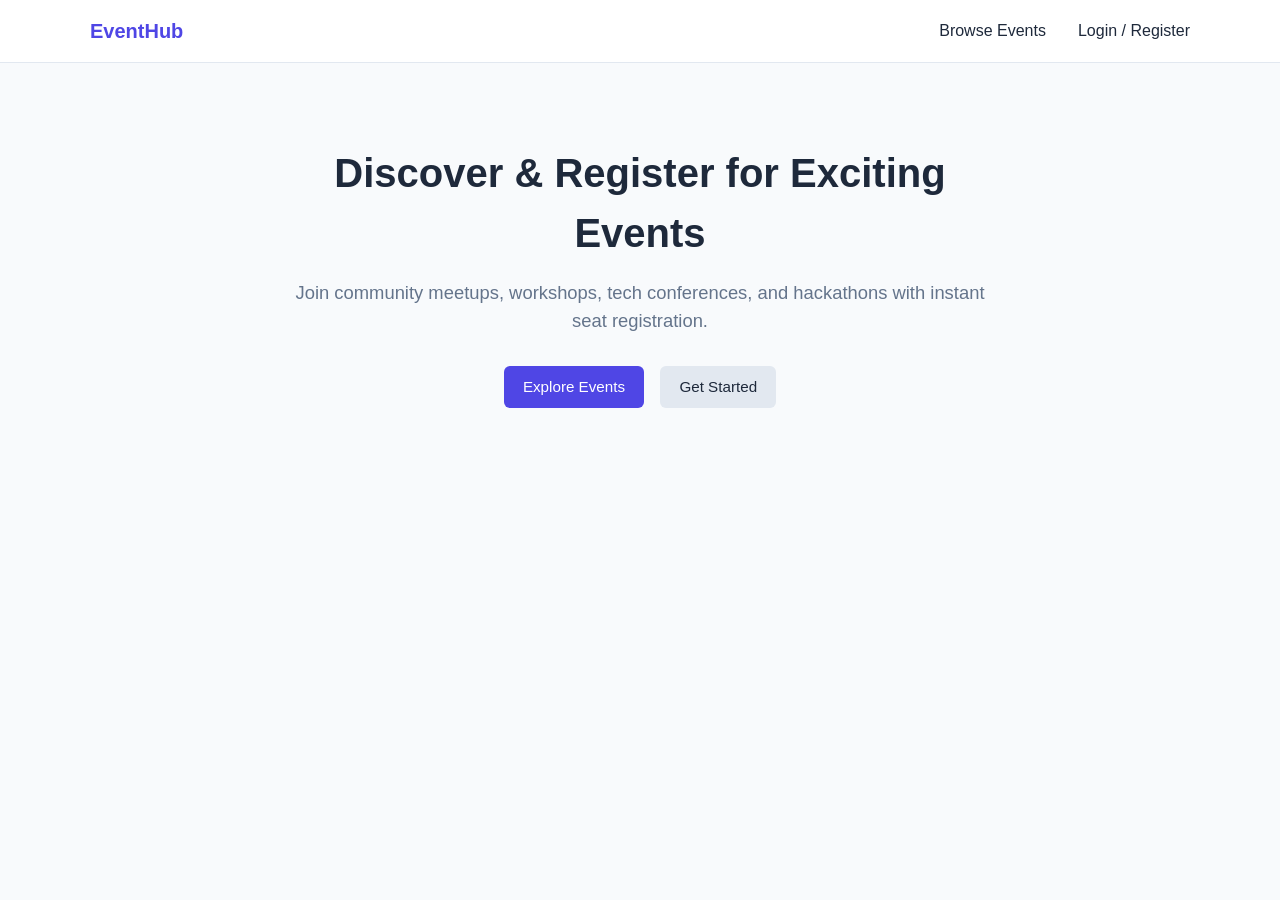
<file: frontend/index.html>
<!DOCTYPE html>
<html lang="en">
<head>
    <meta charset="UTF-8">
    <meta name="viewport" content="width=device-width, initial-scale=1.0">
    <title>EventHub - Event Registration Portal</title>
    <link rel="stylesheet" href="style.css">
</head>
<body>
    <nav class="navbar">
        <div class="nav-container">
            <a href="index.html" class="logo">EventHub</a>
            <div class="nav-links" id="nav-links">
                <a href="events.html">Browse Events</a>
                <a href="admin.html" id="nav-admin-link" style="display: none;">Admin Dashboard</a>
                <span id="user-display"></span>
                <a href="login.html" id="nav-login-btn">Login / Register</a>
                <button id="logout-btn" class="btn btn-sm btn-outline" style="display: none;">Logout</button>
            </div>
        </div>
    </nav>

    <main class="hero">
        <div class="hero-content">
            <h1>Discover & Register for Exciting Events</h1>
            <p>Join community meetups, workshops, tech conferences, and hackathons with instant seat registration.</p>
            <div class="hero-actions">
                <a href="events.html" class="btn btn-primary">Explore Events</a>
                <a href="login.html" class="btn btn-secondary">Get Started</a>
            </div>
        </div>
    </main>

    <script src="script.js"></script>
</body>
</html>
</file>
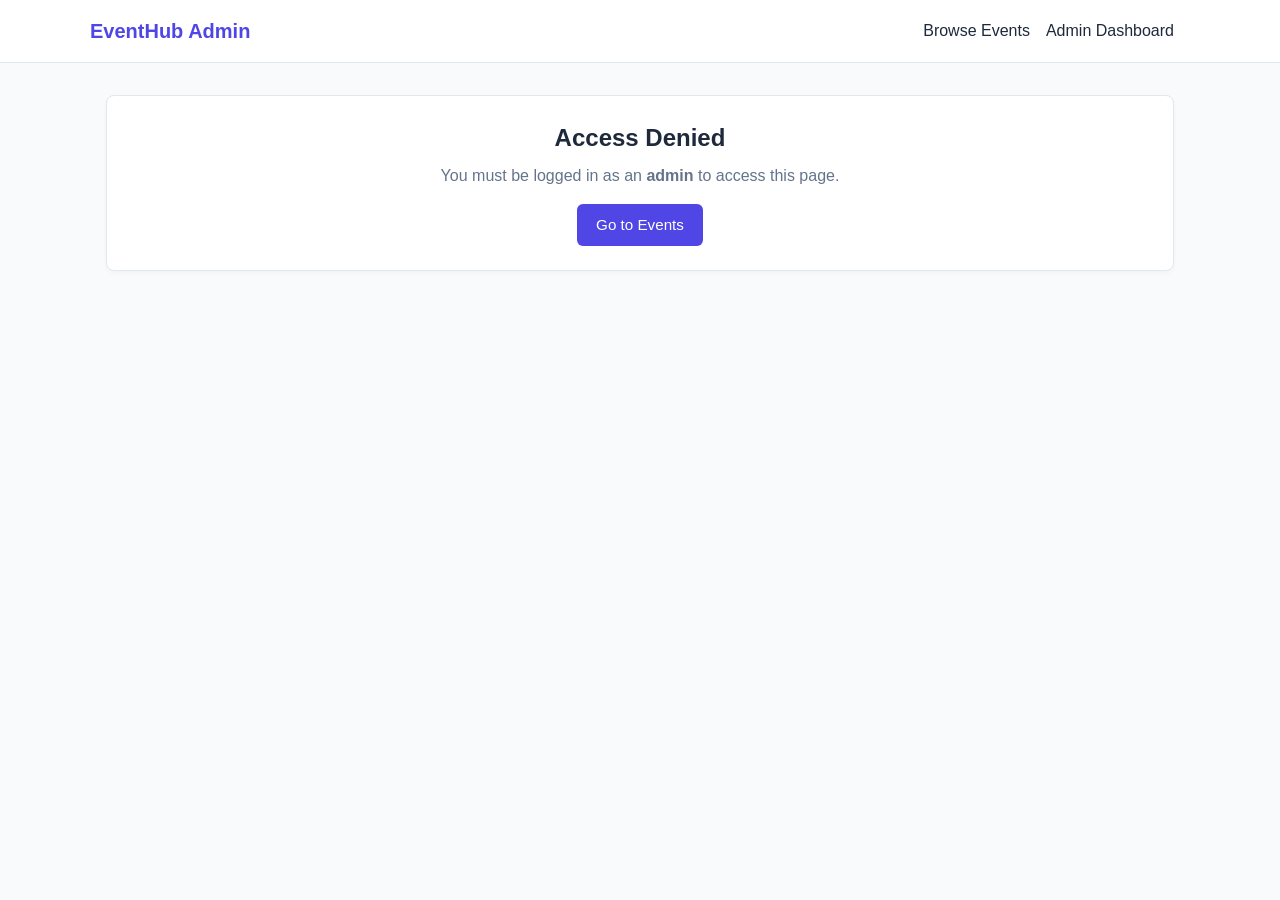
<file: frontend/admin.html>
<!DOCTYPE html>
<html lang="en">
<head>
    <meta charset="UTF-8">
    <meta name="viewport" content="width=device-width, initial-scale=1.0">
    <title>Admin Dashboard - EventHub</title>
    <link rel="stylesheet" href="style.css">
</head>
<body>
    <nav class="navbar">
        <div class="nav-container">
            <a href="index.html" class="logo">EventHub Admin</a>
            <div class="nav-links" id="nav-links">
                <a href="events.html">Browse Events</a>
                <a href="admin.html" class="active">Admin Dashboard</a>
                <span id="user-display"></span>
                <button id="logout-btn" class="btn btn-sm btn-outline">Logout</button>
            </div>
        </div>
    </nav>

    <div class="container main-content">
        <!-- Access Denied Message (shown to non-admins) -->
        <div id="admin-access-denied" class="card" style="display: none; text-align: center; margin-top: 2rem;">
            <h2>Access Denied</h2>
            <p style="color: var(--text-muted); margin-top: 0.5rem;">You must be logged in as an <strong>admin</strong> to access this page.</p>
            <a href="events.html" class="btn btn-primary" style="margin-top: 1rem;">Go to Events</a>
        </div>

        <!-- Admin Content (shown to admins only) -->
        <div id="admin-content" style="display: none;">
            <div id="admin-message" class="message-box" style="display: none;"></div>

            <!-- Create Event Card -->
            <section class="card" style="margin-bottom: 2rem;">
                <h3>Create New Event</h3>
                <form id="create-event-form" style="margin-top: 1rem;">
                    <div style="display: grid; grid-template-columns: 1fr 1fr; gap: 1rem;">
                        <div class="form-group">
                            <label for="event-title">Event Title</label>
                            <input type="text" id="event-title" required placeholder="e.g. Python Workshop">
                        </div>
                        <div class="form-group">
                            <label for="event-date">Date</label>
                            <input type="date" id="event-date" required>
                        </div>
                    </div>

                    <div style="display: grid; grid-template-columns: 1fr 1fr; gap: 1rem;">
                        <div class="form-group">
                            <label for="event-location">Location</label>
                            <input type="text" id="event-location" required placeholder="e.g. Auditorium A">
                        </div>
                        <div class="form-group">
                            <label for="event-capacity">Capacity</label>
                            <input type="number" id="event-capacity" required min="1" placeholder="e.g. 50">
                        </div>
                    </div>

                    <div class="form-group">
                        <label for="event-desc">Description</label>
                        <textarea id="event-desc" rows="2" placeholder="Brief event description"></textarea>
                    </div>

                    <button type="submit" class="btn btn-primary">+ Create Event</button>
                </form>
            </section>

            <!-- Managed Events Table -->
            <section class="card">
                <h3>Managed Events</h3>
                <div class="table-responsive">
                    <table class="table" id="admin-events-table">
                        <thead>
                            <tr>
                                <th>ID</th>
                                <th>Title</th>
                                <th>Date</th>
                                <th>Location</th>
                                <th>Capacity</th>
                                <th>Registered</th>
                                <th>Actions</th>
                            </tr>
                        </thead>
                        <tbody id="admin-events-body">
                            <tr><td colspan="7">Loading events...</td></tr>
                        </tbody>
                    </table>
                </div>
            </section>
        </div>
    </div>

    <script src="script.js"></script>
</body>
</html>
</file>
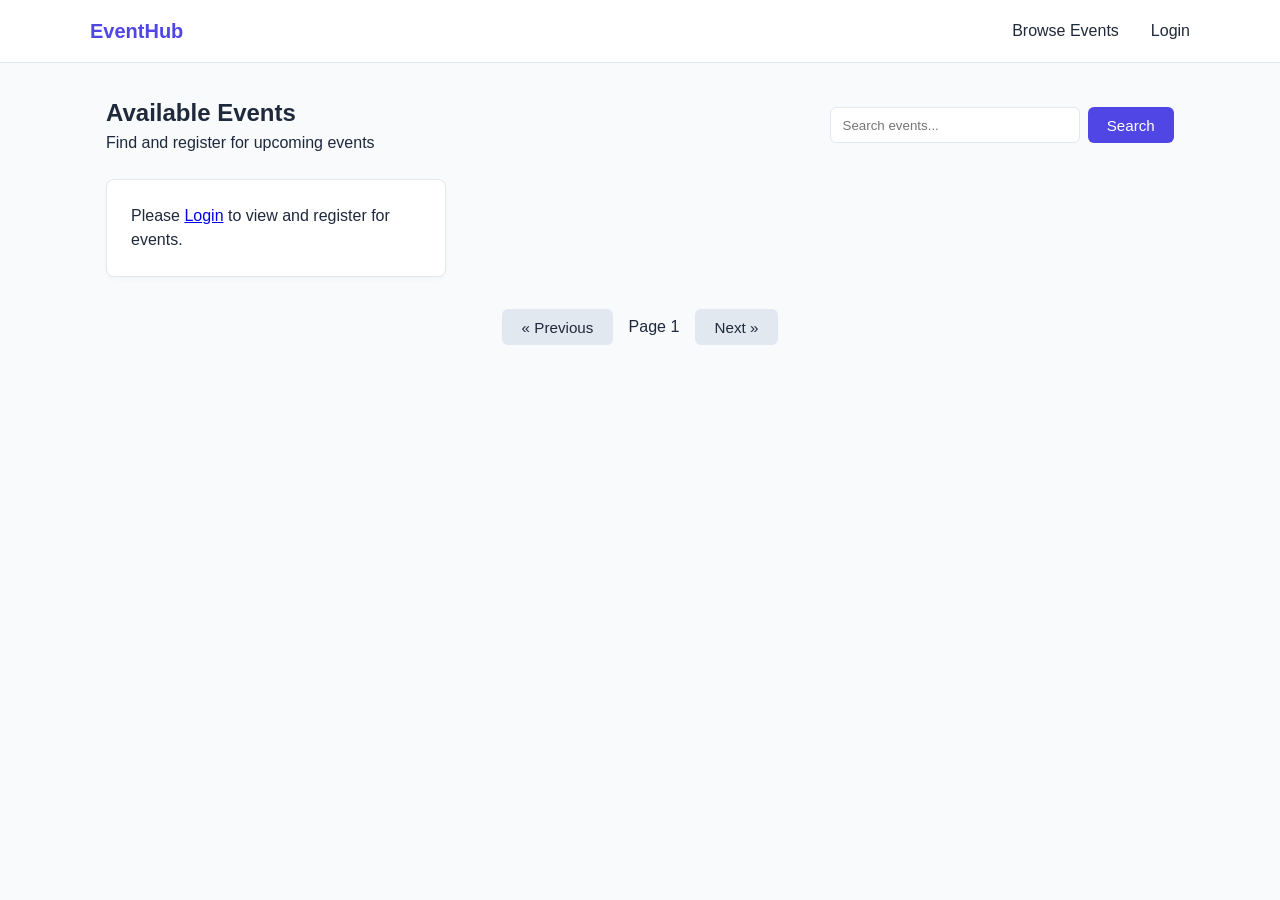
<file: frontend/events.html>
<!DOCTYPE html>
<html lang="en">
<head>
    <meta charset="UTF-8">
    <meta name="viewport" content="width=device-width, initial-scale=1.0">
    <title>Browse Events - EventHub</title>
    <link rel="stylesheet" href="style.css">
</head>
<body>
    <nav class="navbar">
        <div class="nav-container">
            <a href="index.html" class="logo">EventHub</a>
            <div class="nav-links" id="nav-links">
                <a href="events.html" class="active">Browse Events</a>
                <a href="admin.html" id="nav-admin-link" style="display: none;">Admin Dashboard</a>
                <span id="user-display"></span>
                <a href="login.html" id="nav-login-btn">Login</a>
                <button id="logout-btn" class="btn btn-sm btn-outline" style="display: none;">Logout</button>
            </div>
        </div>
    </nav>

    <div class="container main-content">
        <header class="section-header">
            <div>
                <h2>Available Events</h2>
                <p>Find and register for upcoming events</p>
            </div>
            <div class="search-bar">
                <input type="text" id="search-input" placeholder="Search events...">
                <button id="search-btn" class="btn btn-primary">Search</button>
            </div>
        </header>

        <div id="event-message" class="message-box" style="display: none;"></div>

        <div id="events-grid" class="events-grid">
            <p class="loading-text">Loading events...</p>
        </div>

        <div class="pagination" id="pagination-controls">
            <button id="prev-page-btn" class="btn btn-secondary" disabled>&laquo; Previous</button>
            <span id="page-indicator">Page 1</span>
            <button id="next-page-btn" class="btn btn-secondary" disabled>Next &raquo;</button>
        </div>
    </div>

    <script src="script.js"></script>
</body>
</html>
</file>
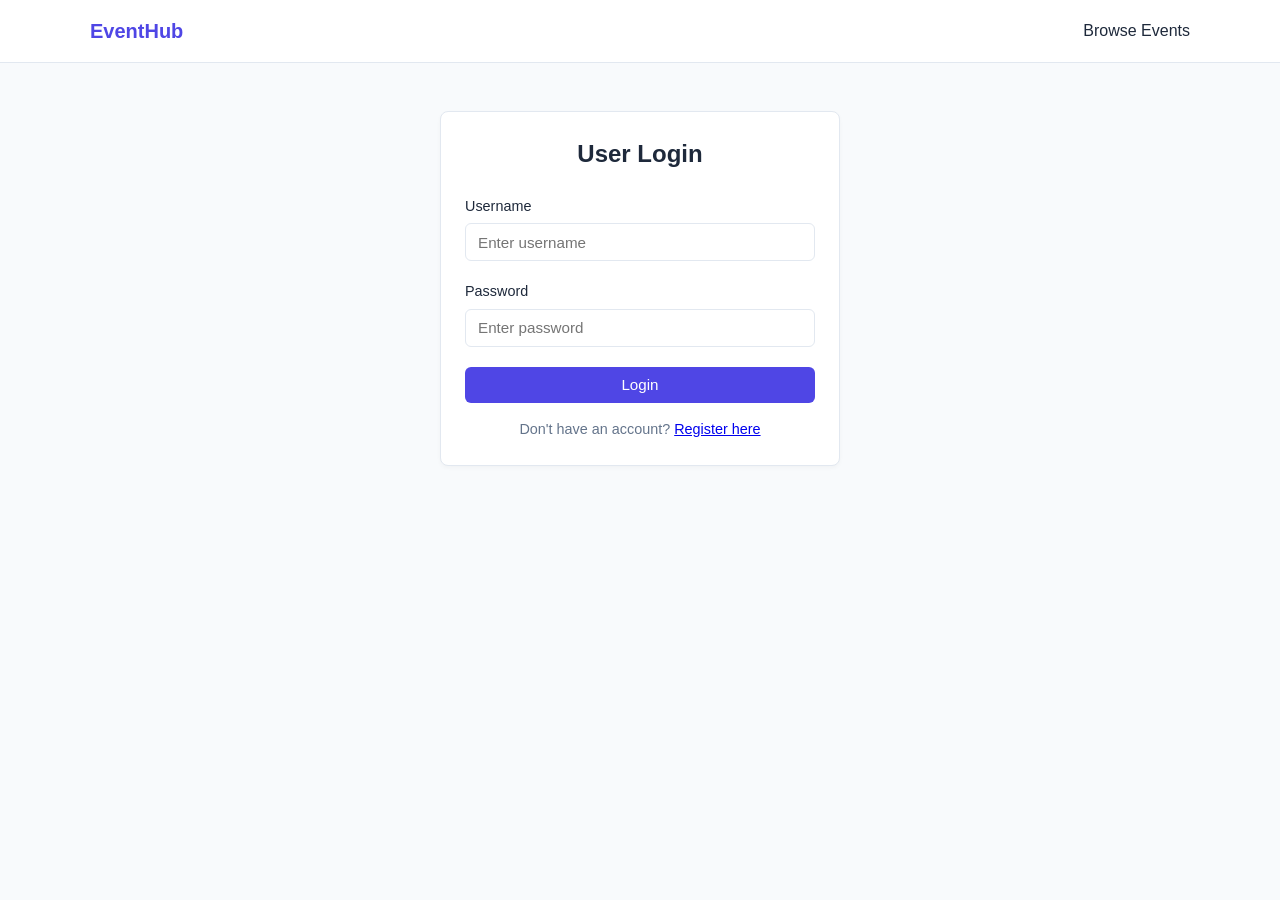
<file: frontend/login.html>
<!DOCTYPE html>
<html lang="en">
<head>
    <meta charset="UTF-8">
    <meta name="viewport" content="width=device-width, initial-scale=1.0">
    <title>Login & Register - EventHub</title>
    <link rel="stylesheet" href="style.css">
</head>
<body>
    <nav class="navbar">
        <div class="nav-container">
            <a href="index.html" class="logo">EventHub</a>
            <div class="nav-links">
                <a href="events.html">Browse Events</a>
            </div>
        </div>
    </nav>

    <div class="container auth-container">
        <!-- Login Form -->
        <div class="card auth-card" id="login-box">
            <h2>User Login</h2>
            <div id="login-message" class="message-box" style="display: none;"></div>
            <form id="login-form">
                <div class="form-group">
                    <label for="login-username">Username</label>
                    <input type="text" id="login-username" required placeholder="Enter username">
                </div>
                <div class="form-group">
                    <label for="login-password">Password</label>
                    <input type="password" id="login-password" required placeholder="Enter password">
                </div>
                <button type="submit" class="btn btn-primary btn-block">Login</button>
            </form>
            <p class="auth-toggle">Don't have an account? <a href="#" id="show-register">Register here</a></p>
        </div>

        <!-- Registration Form -->
        <div class="card auth-card" id="register-box" style="display: none;">
            <h2>Create Account</h2>
            <div id="register-message" class="message-box" style="display: none;"></div>
            <form id="register-form">
                <div class="form-group">
                    <label for="reg-username">Username</label>
                    <input type="text" id="reg-username" required placeholder="Choose a username">
                </div>
                <div class="form-group">
                    <label for="reg-password">Password</label>
                    <input type="password" id="reg-password" required placeholder="Choose a password (min 4 chars)">
                </div>
                <button type="submit" class="btn btn-primary btn-block">Register</button>
            </form>
            <p class="auth-toggle">Already registered? <a href="#" id="show-login">Login here</a></p>
        </div>
    </div>

    <script src="script.js"></script>
</body>
</html>
</file>
<file: frontend/style.css>
/* Basic Clean & Modern Styles for Event Registration Portal */
:root {
    --primary: #4f46e5;
    --primary-hover: #4338ca;
    --background: #f8fafc;
    --surface: #ffffff;
    --text-main: #1e293b;
    --text-muted: #64748b;
    --border: #e2e8f0;
    --danger: #ef4444;
    --success: #10b981;
}

* {
    box-sizing: border-box;
    margin: 0;
    padding: 0;
    font-family: -apple-system, BlinkMacSystemFont, "Segoe UI", Roboto, Oxygen, Ubuntu, Cantarell, sans-serif;
}

body {
    background-color: var(--background);
    color: var(--text-main);
    line-height: 1.5;
    min-height: 100vh;
}

/* Navbar */
.navbar {
    background-color: var(--surface);
    border-bottom: 1px solid var(--border);
    padding: 1rem 2rem;
}

.nav-container {
    max-width: 1100px;
    margin: 0 auto;
    display: flex;
    justify-content: space-between;
    align-items: center;
}

.logo {
    font-size: 1.25rem;
    font-weight: 700;
    color: var(--primary);
    text-decoration: none;
}

.nav-links {
    display: flex;
    align-items: center;
    gap: 1rem;
}

.nav-links a {
    color: var(--text-main);
    text-decoration: none;
    font-weight: 500;
}

/* Hero Section */
.hero {
    display: flex;
    justify-content: center;
    align-items: center;
    text-align: center;
    padding: 5rem 1.5rem;
}

.hero-content {
    max-width: 700px;
}

.hero-content h1 {
    font-size: 2.5rem;
    margin-bottom: 1rem;
    color: var(--text-main);
}

.hero-content p {
    font-size: 1.15rem;
    color: var(--text-muted);
    margin-bottom: 2rem;
}

.hero-actions {
    display: flex;
    justify-content: center;
    gap: 1rem;
}

/* Layout container */
.container {
    max-width: 1100px;
    margin: 2rem auto;
    padding: 0 1rem;
}

/* Cards & Forms */
.card {
    background: var(--surface);
    border: 1px solid var(--border);
    border-radius: 8px;
    padding: 1.5rem;
    box-shadow: 0 2px 4px rgba(0,0,0,0.03);
}

.auth-container {
    display: flex;
    justify-content: center;
    align-items: center;
    margin-top: 3rem;
}

.auth-card {
    width: 100%;
    max-width: 400px;
}

.auth-card h2 {
    margin-bottom: 1.5rem;
    text-align: center;
}

.form-group {
    margin-bottom: 1.25rem;
}

.form-group label {
    display: block;
    margin-bottom: 0.35rem;
    font-size: 0.9rem;
    font-weight: 500;
}

.form-group input, .form-group select, .form-group textarea {
    width: 100%;
    padding: 0.6rem 0.75rem;
    border: 1px solid var(--border);
    border-radius: 6px;
    font-size: 0.95rem;
}

/* Buttons */
.btn {
    display: inline-block;
    padding: 0.6rem 1.2rem;
    border-radius: 6px;
    font-size: 0.95rem;
    font-weight: 500;
    cursor: pointer;
    border: none;
    text-decoration: none;
    transition: background-color 0.2s;
}

.btn-primary {
    background-color: var(--primary);
    color: #fff;
}

.btn-primary:hover {
    background-color: var(--primary-hover);
}

.btn-secondary {
    background-color: #e2e8f0;
    color: var(--text-main);
}

.btn-block {
    width: 100%;
}

.btn-sm {
    padding: 0.35rem 0.7rem;
    font-size: 0.85rem;
}

.btn-outline {
    background: transparent;
    border: 1px solid var(--border);
}

.auth-toggle {
    margin-top: 1rem;
    text-align: center;
    font-size: 0.9rem;
    color: var(--text-muted);
}

/* Grid & Tables */
.events-grid {
    display: grid;
    grid-template-columns: repeat(auto-fill, minmax(320px, 1fr));
    gap: 1.5rem;
    margin-top: 1.5rem;
}

.section-header {
    display: flex;
    justify-content: space-between;
    align-items: center;
    flex-wrap: wrap;
    gap: 1rem;
    margin-bottom: 1.5rem;
}

.search-bar {
    display: flex;
    gap: 0.5rem;
}

.search-bar input {
    padding: 0.5rem 0.75rem;
    border: 1px solid var(--border);
    border-radius: 6px;
    min-width: 250px;
}

.pagination {
    display: flex;
    justify-content: center;
    align-items: center;
    gap: 1rem;
    margin-top: 2rem;
}

.table-responsive {
    overflow-x: auto;
    margin-top: 1rem;
}

.table {
    width: 100%;
    border-collapse: collapse;
}

.table th, .table td {
    padding: 0.75rem 1rem;
    border-bottom: 1px solid var(--border);
    text-align: left;
}

/* Event Cards */
.event-card {
    display: flex;
    flex-direction: column;
    justify-content: space-between;
}

.event-card h3 {
    font-size: 1.25rem;
    margin-bottom: 0.5rem;
    color: var(--text-main);
}

.event-card p {
    color: var(--text-muted);
    font-size: 0.95rem;
    margin-bottom: 1rem;
}

.event-meta {
    font-size: 0.85rem;
    color: var(--text-muted);
    margin-bottom: 1rem;
    display: flex;
    flex-direction: column;
    gap: 0.25rem;
}

.event-actions {
    display: flex;
    gap: 0.5rem;
    margin-top: auto;
}

.badge {
    display: inline-block;
    padding: 0.2rem 0.5rem;
    border-radius: 4px;
    font-size: 0.8rem;
    font-weight: 600;
}

.badge-success {
    background-color: #d1fae5;
    color: #065f46;
}

.badge-full {
    background-color: #fee2e2;
    color: #991b1b;
}

/* Message Feedback */
.message-box {
    padding: 0.75rem 1rem;
    border-radius: 6px;
    margin-bottom: 1rem;
    font-size: 0.9rem;
}

.message-success {
    background-color: #d1fae5;
    color: #065f46;
    border: 1px solid #a7f3d0;
}

.message-error {
    background-color: #fee2e2;
    color: #991b1b;
    border: 1px solid #fecaca;
}
</file>
